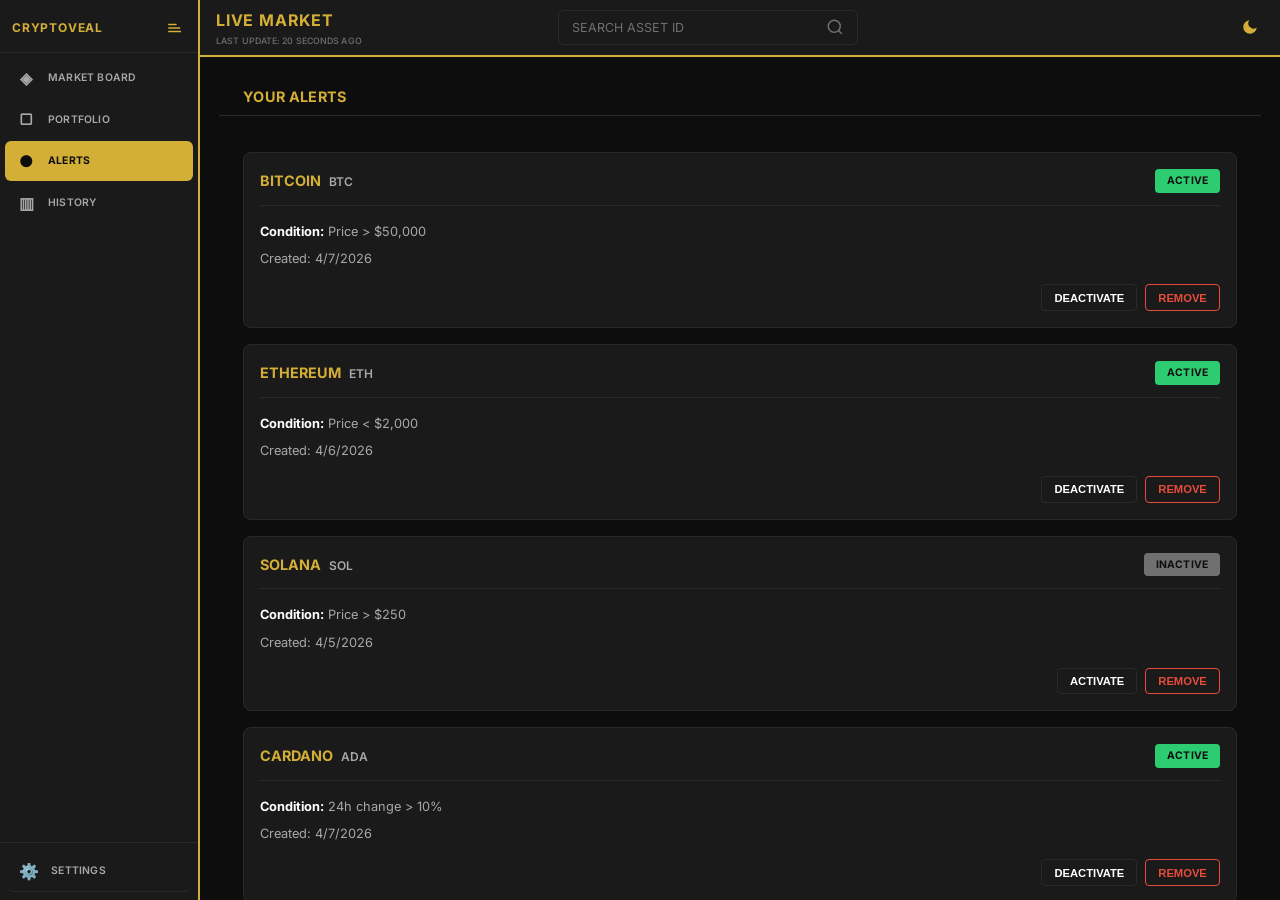
<file: alerts.html>
<!DOCTYPE html>
<html lang="en" data-theme="dark">
<head>
  <meta charset="UTF-8">
  <meta name="viewport" content="width=device-width, initial-scale=1.0">
  <title>Alerts - Crypto Portfolio Tracker</title>
  <link rel="stylesheet" href="./src/css/styles.css">
</head>
<body>
  <div class="app-container">
    <!-- Sidebar with CRYPTOVEAL -->
    <aside id="sidebar-container" class="sidebar"></aside>

    <!-- Main Content Area -->
    <div class="content-wrapper">
      <!-- Top Header with Menu & Theme Toggle -->
      <div id="header-container"></div>

      <main class="main-content">
        <!-- Alerts Section -->
        <section class="assets-section">
          <div class="section-header">
            <h2>YOUR ALERTS</h2>
          </div>
          <div class="alerts-container" id="alerts-container">
            <!-- Alerts will be rendered here -->
          </div>
        </section>
      </main>
    </div>
  </div>

  <!-- Load alerts.js as ES module -->
  <script type="module" src="./src/js/alerts.js"></script>
</body>
</html>
</file>
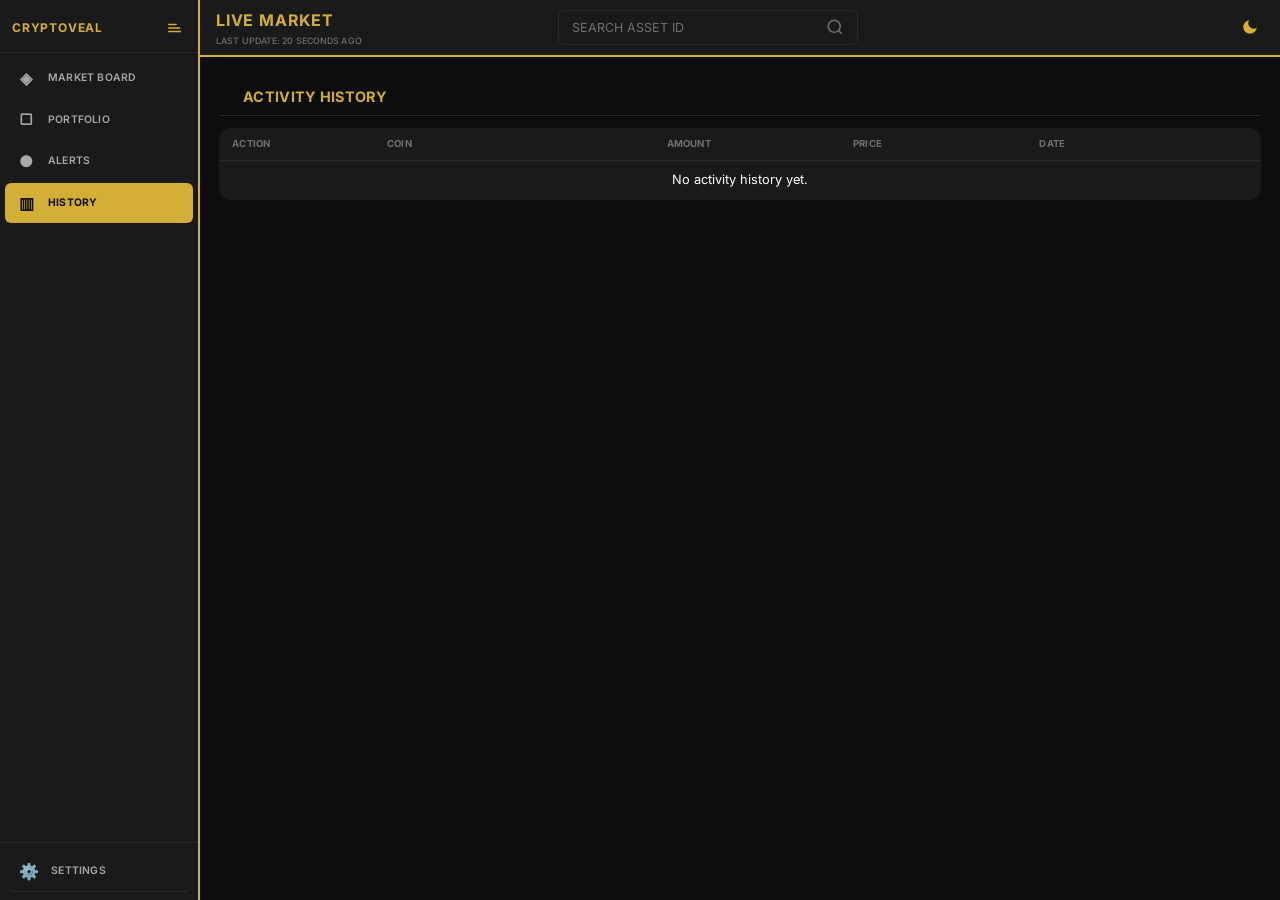
<file: history.html>
<!DOCTYPE html>
<html lang="en" data-theme="dark">
<head>
  <meta charset="UTF-8">
  <meta name="viewport" content="width=device-width, initial-scale=1.0">
  <title>History - Crypto Portfolio Tracker</title>
  <link rel="stylesheet" href="./src/css/styles.css">
</head>
<body>
  <div class="app-container">
    <!-- Sidebar with CRYPTOVEAL -->
    <aside id="sidebar-container" class="sidebar"></aside>

    <!-- Main Content Area -->
    <div class="content-wrapper">
      <!-- Top Header with Menu & Theme Toggle -->
      <div id="header-container"></div>

      <main class="main-content">
        <!-- History Section -->
        <section class="assets-section">
          <div class="section-header">
            <h2>ACTIVITY HISTORY</h2>
          </div>
          <table class="history-table" id="history-table">
            <thead>
              <tr>
                <th class="col-action">ACTION</th>
                <th class="col-coin">COIN</th>
                <th class="col-amount">AMOUNT</th>
                <th class="col-price">PRICE</th>
                <th class="col-date">DATE</th>
              </tr>
            </thead>
            <tbody id="history-list">
              <tr class="no-data">
                <td colspan="5">No activity history yet.</td>
              </tr>
            </tbody>
          </table>
        </section>
      </main>
    </div>
  </div>

  <!-- Load history.js as ES module -->
  <script type="module" src="./src/js/history.js"></script>
</body>
</html>
</file>
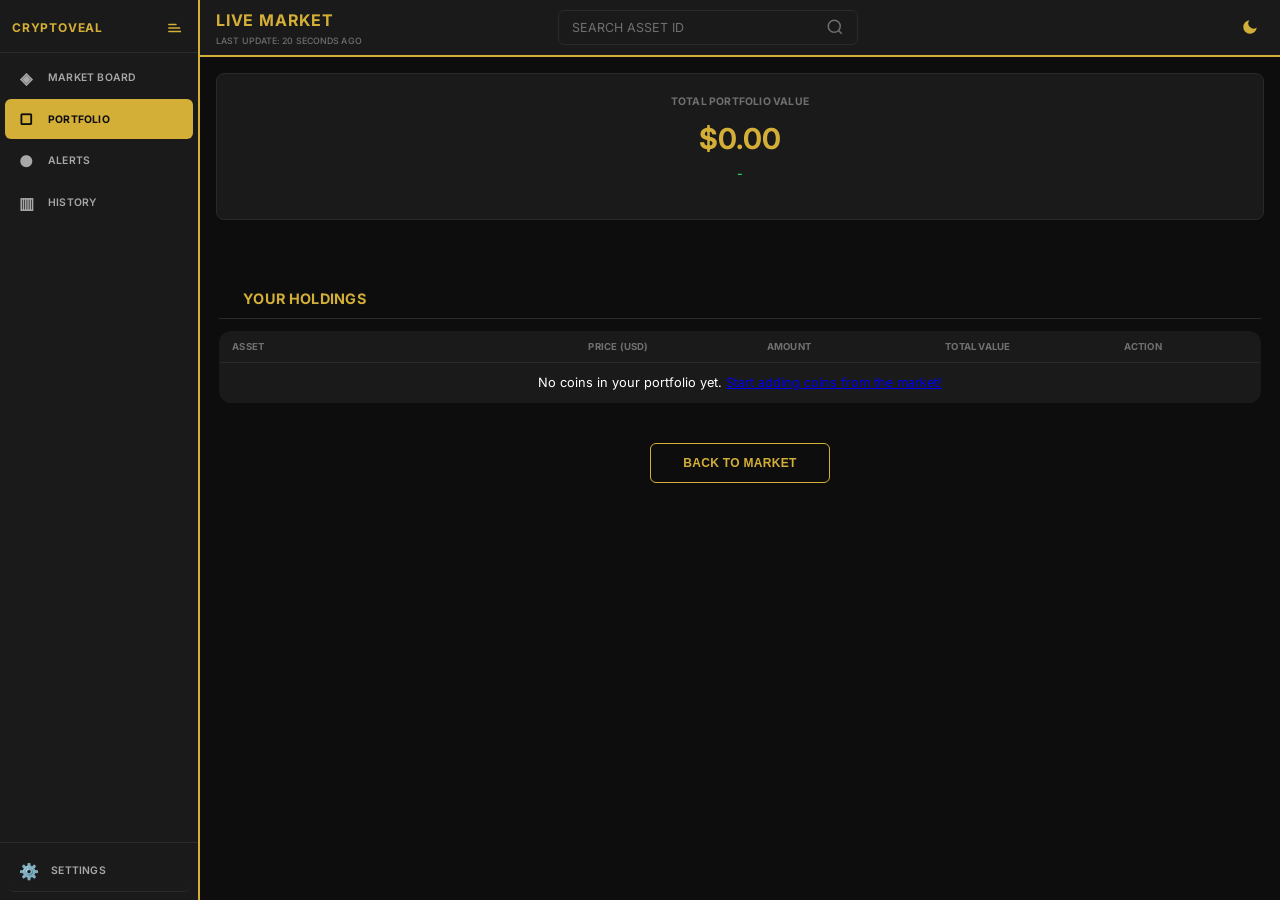
<file: portfolio.html>
<!DOCTYPE html>
<html lang="en" data-theme="dark">
<head>
  <meta charset="UTF-8">
  <meta name="viewport" content="width=device-width, initial-scale=1.0">
  <title>Portfolio - Crypto Portfolio Tracker</title>
  <link rel="stylesheet" href="./src/css/styles.css">
</head>
<body>
  <div class="app-container">
    <!-- Sidebar with CRYPTOVEAL -->
    <aside id="sidebar-container" class="sidebar"></aside>

    <!-- Main Content Area -->
    <div class="content-wrapper">
      <!-- Top Header with Menu & Theme Toggle -->
      <div id="header-container"></div>

      <main class="main-content">
        <!-- Portfolio Value Section -->
        <section class="portfolio-section">
          <div class="portfolio-value-card">
            <p class="portfolio-label">TOTAL PORTFOLIO VALUE</p>
            <p class="portfolio-value" id="total-portfolio-value">$0.00</p>
            <p class="portfolio-change" id="portfolio-change">-</p>
          </div>
        </section>

        <!-- Portfolio Assets Table -->
        <section class="assets-section">
          <div class="section-header">
            <h2>YOUR HOLDINGS</h2>
          </div>
          <table class="crypto-table" id="portfolio-table">
            <thead>
              <tr>
                <th class="col-asset">ASSET</th>
                <th class="col-price">PRICE (USD)</th>
                <th class="col-amount">AMOUNT</th>
                <th class="col-total">TOTAL VALUE</th>
                <th class="col-action">ACTION</th>
              </tr>
            </thead>
            <tbody id="portfolio-list">
              <tr class="no-data">
                <td colspan="5">No coins in your portfolio yet. Start adding coins from the market!</td>
              </tr>
            </tbody>
          </table>
        </section>

        <!-- Back to Market Button -->
        <section class="button-section">
          <button id="back-to-market-btn" class="back-btn">BACK TO MARKET</button>
        </section>
      </main>
    </div>
  </div>

  <!-- Load portfolio.js as ES module -->
  <script type="module" src="./src/js/portfolio.js"></script>
</body>
</html>
</file>
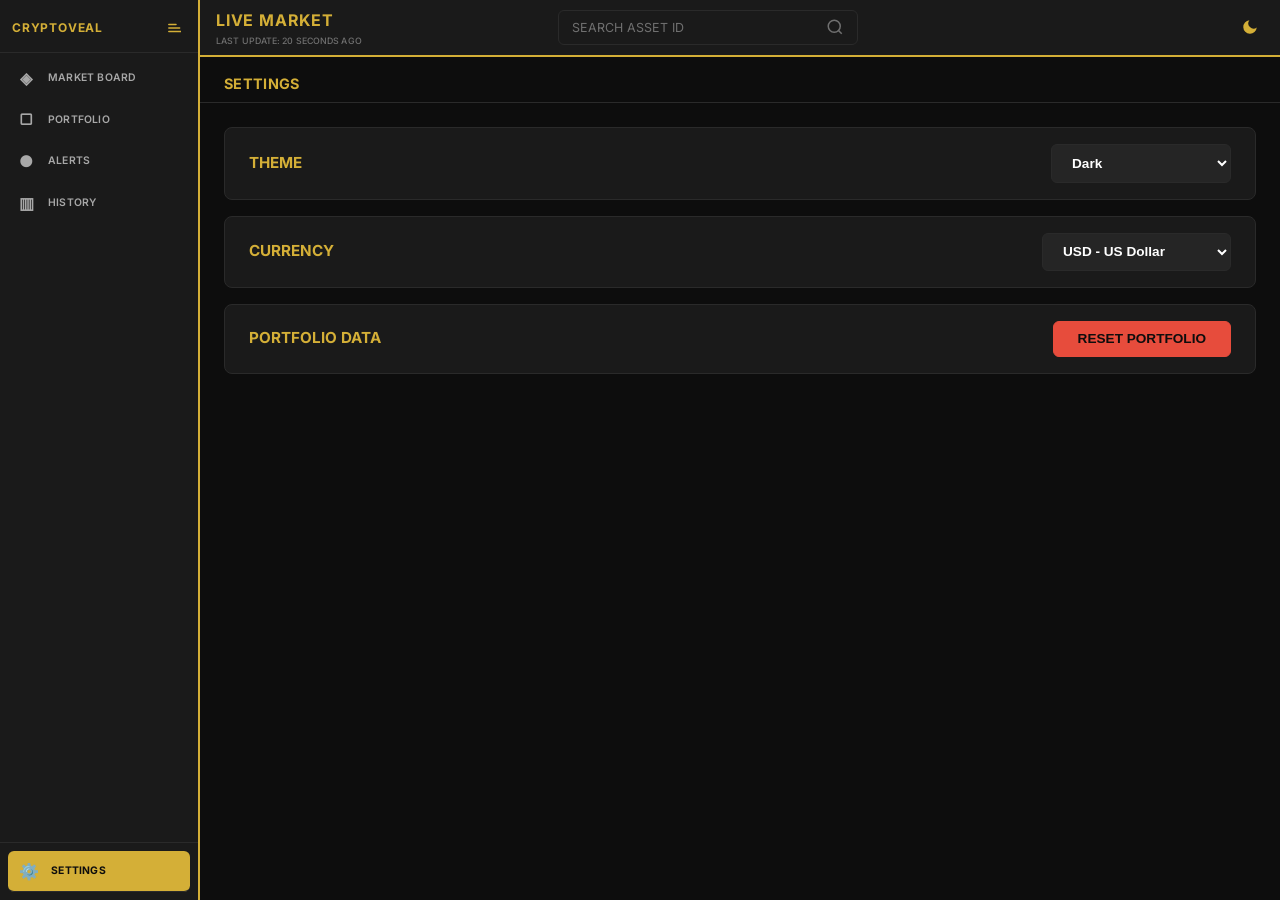
<file: settings.html>
<!DOCTYPE html>
<html lang="en" data-theme="dark">
<head>
  <meta charset="UTF-8">
  <meta name="viewport" content="width=device-width, initial-scale=1.0">
  <title>Settings - Crypto Portfolio Tracker</title>
  <link rel="stylesheet" href="./src/css/styles.css">
</head>
<body>
  <div class="app-container">
    <!-- Sidebar with CRYPTOVEAL -->
    <aside id="sidebar-container" class="sidebar"></aside>

    <!-- Main Content Area -->
    <div class="content-wrapper">
      <!-- Top Header with Menu & Theme Toggle -->
      <div id="header-container"></div>

      <main class="main-content">
        <!-- Settings Section -->
        <section class="settings-section">
          <div class="section-header">
            <h2>SETTINGS</h2>
          </div>

          <!-- Settings List -->
          <div class="settings-list">
            <!-- Theme Setting -->
            <div class="settings-row">
              <div class="settings-label">
                <h3>Theme</h3>
              </div>
              <div class="settings-control">
                <select id="theme-select" class="settings-select">
                  <option value="dark">Dark</option>
                  <option value="light">Light</option>
                </select>
              </div>
            </div>

            <!-- Currency Setting -->
            <div class="settings-row">
              <div class="settings-label">
                <h3>Currency</h3>
              </div>
              <div class="settings-control">
                <select id="settings-currency-select" class="settings-select">
                  <option value="USD">USD - US Dollar</option>
                  <option value="NGN">NGN - Nigerian Naira</option>
                  <option value="EUR">EUR - Euro</option>
                </select>
              </div>
            </div>

            <!-- Portfolio Reset Setting -->
            <div class="settings-row">
              <div class="settings-label">
                <h3>Portfolio Data</h3>
              </div>
              <div class="settings-control">
                <button id="reset-portfolio-btn" class="btn-reset-portfolio">
                  Reset Portfolio
                </button>
              </div>
            </div>
          </div>
        </section>
      </main>
    </div>
  </div>

  <!-- Load settings.js as ES module -->
  <script type="module" src="./src/js/settings.js"></script>
</body>
</html>
</file>
<file: src/css/styles.css>
/* ===========================
   IMPORTS
   =========================== */
@import url('https://fonts.googleapis.com/css2?family=Inter:wght@300;400;500;600;700&display=swap');

/* ===========================
   THEME VARIABLES
   =========================== */

:root[data-theme="dark"] {
  --bg-primary: #0d0d0d;
  --bg-secondary: #1a1a1a;
  --bg-tertiary: #252525;
  --text-primary: #ffffff;
  --text-secondary: #a8a8a8;
  --text-tertiary: #707070;
  --accent-gold: #d4af37;
  --accent-gold-hover: #e5c158;
  --color-positive: #2ecc71;
  --color-negative: #e74c3c;
  --border-color: #2a2a2a;
  --sidebar-bg: #1a1a1a;
  --sidebar-border: #d4af37;
}

:root[data-theme="light"] {
  --bg-primary: #f8f8f8;
  --bg-secondary: #ffffff;
  --bg-tertiary: #f5f5f5;
  --text-primary: #1a1a1a;
  --text-secondary: #555555;
  --text-tertiary: #888888;
  --accent-gold: #b8960f;
  --accent-gold-hover: #9e7d0a;
  --color-positive: #27ae60;
  --color-negative: #c0392b;
  --border-color: #e8e8e8;
  --sidebar-bg: #ffffff;
  --sidebar-border: #b8960f;
}

/* ===========================
   RESET & BASE STYLES
   =========================== */

*,
*::before,
*::after {
  margin: 0;
  padding: 0;
  box-sizing: border-box;
}

html {
  font-size: 16px;
}

body {
  font-family: 'Inter', -apple-system, BlinkMacSystemFont, 'Segoe UI', sans-serif;
  background-color: var(--bg-primary);
  color: var(--text-primary);
  line-height: 1.5;
  transition: background-color 0.3s ease, color 0.3s ease;
}

/* ===========================
   LAYOUT STRUCTURE
   =========================== */

.app-container {
  display: flex;
  height: 100vh;
  overflow: hidden;
}

.sidebar {
  width: 200px;
  background-color: var(--sidebar-bg);
  border-right: 2px solid var(--sidebar-border);
  padding: 0;
  position: relative;
  overflow-y: auto;
  overflow-x: hidden;
  transition: width 0.3s ease;
  z-index: 100;
  display: flex;
  flex-direction: column;
}

.sidebar.collapsed {
  width: 80px;
  padding: 0;
}

.sidebar-header {
  padding: 1rem 0.75rem 0.75rem 0.75rem;
  border-bottom: 1px solid var(--border-color);
  display: flex;
  align-items: center;
  justify-content: space-between;
  gap: 0.5rem;
  flex-shrink: 0;
}

.sidebar-title {
  font-size: 0.75rem;
  color: var(--accent-gold);
  font-weight: 700;
  letter-spacing: 0.8px;
  text-transform: uppercase;
  white-space: normal;
  overflow: visible;
  text-overflow: clip;
  margin: 0;
  flex: 1;
  text-align: left;
}

.sidebar.collapsed .sidebar-title {
  display: none;
}

.menu-toggle {
  background: none;
  border: none;
  cursor: pointer;
  padding: 0.3rem;
  flex-shrink: 0;
  display: flex;
  align-items: center;
  justify-content: center;
  width: 24px;
  height: 24px;
  transition: all 0.3s ease;
}

.menu-icon {
  width: 18px;
  height: 18px;
  stroke: var(--accent-gold);
  stroke-width: 2.5;
  fill: none;
  stroke-linecap: round;
  transition: all 0.3s ease;
  transform: scaleX(1);
}

/* Hamburger transforms to arrow pointing left when sidebar is OPEN */
.sidebar.collapsed .menu-icon {
  transform: scaleX(-1);
}

.content-wrapper {
  flex: 1;
  display: flex;
  flex-direction: column;
  overflow: hidden;
}

/* ===========================
   SIDEBAR STYLES
   =========================== */

.sidebar-nav {
  display: flex;
  flex-direction: column;
  justify-content: space-between;
  height: 100%;
  padding: 0;
}

.sidebar-menu {
  display: flex;
  flex-direction: column;
  gap: 0.1rem;
  padding: 0.3rem;
  flex: 1;
}

.sidebar-item {
  display: flex;
  align-items: center;
  justify-content: flex-start;
  gap: 0.6rem;
  padding: 0.5rem 0.6rem;
  color: var(--text-secondary);
  text-decoration: none;
  border-radius: 6px;
  transition: all 0.3s ease;
  cursor: pointer;
  border: none;
  font-size: 0.65rem;
  font-weight: 600;
  text-transform: uppercase;
  letter-spacing: 0.2px;
}

.sidebar-item:hover {
  background-color: var(--bg-tertiary);
  color: var(--accent-gold);
}

.sidebar-item.active {
  background-color: var(--accent-gold);
  color: var(--bg-primary);
  font-weight: 700;
}

.sidebar.collapsed .sidebar-item {
  justify-content: center;
  padding: 0.5rem;
  gap: 0;
}

.sidebar.collapsed .sidebar-item:hover {
  background-color: var(--bg-tertiary);
}

.sidebar.collapsed .sidebar-item.active {
  background-color: var(--accent-gold);
}

.sidebar-icon {
  font-size: 1rem;
  width: 24px;
  min-width: 24px;
  text-align: center;
  flex-shrink: 0;
  display: flex;
  align-items: center;
  justify-content: center;
  height: 24px;
}

.sidebar-label {
  white-space: nowrap;
  overflow: hidden;
  text-overflow: ellipsis;
  flex: 1;
}

.sidebar.collapsed .sidebar-label {
  display: none;
}

.sidebar-footer {
  border-top: 1px solid var(--border-color);
  padding: 0.5rem;
  margin-top: auto;
  flex-shrink: 0;
}

.user-profile {
  display: flex;
  align-items: center;
  gap: 0.5rem;
  padding: 0.75rem;
  background-color: var(--bg-tertiary);
  border-radius: 8px;
  justify-content: center;
}

.sidebar.collapsed .user-profile {
  justify-content: center;
  padding: 0.75rem;
}

.user-avatar {
  width: 28px;
  height: 28px;
  background-color: var(--accent-gold);
  color: var(--bg-primary);
  border-radius: 50%;
  display: flex;
  align-items: center;
  justify-content: center;
  font-weight: 700;
  font-size: 0.6rem;
  flex-shrink: 0;
}

.user-info {
  flex: 1;
  min-width: 0;
}

.sidebar.collapsed .user-info {
  display: none;
}

.user-name {
  font-size: 0.6rem;
  font-weight: 700;
  color: var(--text-primary);
  text-transform: uppercase;
  letter-spacing: 0.2px;
  white-space: nowrap;
  overflow: hidden;
  text-overflow: ellipsis;
}

.user-status {
  font-size: 0.5rem;
  color: var(--text-tertiary);
  text-transform: uppercase;
  letter-spacing: 0.15px;
  white-space: nowrap;
  overflow: hidden;
  text-overflow: ellipsis;
}

/* ===========================
   HEADER STYLES
   =========================== */

.header {
  background-color: var(--bg-secondary);
  border-bottom: 2px solid var(--accent-gold);
  padding: 0.5rem 1rem;
  display: flex;
  justify-content: flex-start;
  align-items: center;
  gap: 1rem;
  z-index: 50;
  flex-shrink: 0;
}

.header-brand {
  display: none;
}

.header-brand-title {
  color: var(--accent-gold);
  font-size: 1rem;
  font-weight: 700;
  text-transform: uppercase;
  letter-spacing: 0.8px;
  margin: 0;
}

.header-title-section {
  display: flex;
  flex-direction: column;
  gap: 0.1rem;
  flex-shrink: 0;
}

.header-title {
  color: var(--accent-gold);
  font-size: 1rem;
  font-weight: 700;
  text-transform: uppercase;
  letter-spacing: 0.8px;
  margin: 0;
}

.header-subtitle {
  color: var(--text-tertiary);
  font-size: 0.55rem;
  text-transform: uppercase;
  letter-spacing: 0.1px;
  margin: 0;
  font-weight: 500;
}

.header-search-wrapper {
  display: flex;
  gap: 0.4rem;
  align-items: center;
  background-color: var(--bg-secondary);
  border: 1px solid var(--border-color);
  border-radius: 6px;
  padding: 0.4rem 0.8rem;
  flex: 1;
  margin: 0 auto;
  max-width: 300px;
}

.header-search-input {
  background: none;
  border: none;
  color: var(--text-primary);
  font-size: 0.78rem;
  outline: none;
  flex: 1;
  font-family: 'Inter', sans-serif;
}

.header-search-input::placeholder {
  color: var(--text-tertiary);
}

.header-search-button {
  background: none;
  border: none;
  cursor: pointer;
  font-size: 0.9rem;
  padding: 0;
  display: flex;
  align-items: center;
  justify-content: center;
  flex-shrink: 0;
  width: 20px;
  height: 20px;
  color: var(--text-tertiary);
  transition: color 0.3s ease;
}

.header-search-button:hover {
  color: var(--accent-gold);
}

.icon-search,
.icon-theme,
.icon-bell {
  width: 18px;
  height: 18px;
}

.icon-search {
  stroke: currentColor;
  fill: none;
}

.icon-theme {
  fill: currentColor;
  stroke: none;
}

.icon-bell {
  stroke: currentColor;
  fill: none;
}

.header-bell-button {
  background: none;
  border: none;
  color: var(--accent-gold);
  cursor: pointer;
  padding: 0.3rem;
  border-radius: 6px;
  transition: all 0.3s ease;
  display: flex;
  align-items: center;
  justify-content: center;
  flex-shrink: 0;
  width: 28px;
  height: 28px;
  margin: 0 0.5rem;
}

.header-bell-button:hover {
  background-color: var(--accent-gold);
  color: var(--bg-primary);
}

.header-bell-button .icon-bell {
  width: 18px;
  height: 18px;
}

.theme-toggle {
  background: none;
  border: none;
  color: var(--accent-gold);
  cursor: pointer;
  padding: 0.3rem;
  border-radius: 6px;
  transition: all 0.3s ease;
  display: flex;
  align-items: center;
  justify-content: center;
  flex-shrink: 0;
  margin-left: auto;
  width: 28px;
  height: 28px;
}

.theme-toggle:hover {
  background-color: var(--accent-gold);
  color: var(--bg-primary);
}

.theme-toggle .icon-theme {
  width: 18px;
  height: 18px;
  fill: currentColor;
  stroke: none;
}

/* ===========================
   MAIN CONTENT
   =========================== */

.main-content {
  flex: 1;
  display: flex;
  flex-direction: column;
  overflow-y: auto;
  overflow-x: hidden;
  background-color: var(--bg-primary);
}

/* ===========================
   PORTFOLIO SECTION (DESKTOP & MOBILE)
   =========================== */

.portfolio-section {
  display: block;
  padding: 1rem;
  margin-bottom: 1.5rem;
}

.portfolio-value-card {
  background-color: var(--bg-secondary);
  border: 1px solid var(--border-color);
  border-radius: 8px;
  padding: 1.25rem;
  text-align: center;
}

.portfolio-label {
  color: var(--text-tertiary);
  font-size: 0.65rem;
  text-transform: uppercase;
  letter-spacing: 0.2px;
  margin-bottom: 0.5rem;
  font-weight: 700;
}

.portfolio-value {
  color: var(--accent-gold);
  font-size: 1.8rem;
  font-weight: 700;
  margin-bottom: 0.25rem;
  letter-spacing: 0.2px;
}

.portfolio-change {
  color: var(--color-positive);
  font-size: 0.75rem;
  font-weight: 600;
  text-transform: uppercase;
  letter-spacing: 0.1px;
  margin-bottom: 1rem;
}

.portfolio-change.negative {
  color: var(--color-negative);
}

.view-portfolio-btn {
  width: 100%;
  background-color: transparent;
  border: 1px solid var(--accent-gold);
  color: var(--accent-gold);
  cursor: pointer;
  padding: 0.6rem 1rem;
  border-radius: 6px;
  font-size: 0.7rem;
  font-weight: 600;
  text-transform: uppercase;
  letter-spacing: 0.3px;
  transition: all 0.3s ease;
}

.view-portfolio-btn:hover {
  background-color: var(--accent-gold);
  color: var(--bg-primary);
}

/* ===========================
   BOTTOM NAVIGATION BAR (MOBILE ONLY)
   =========================== */

.bottom-nav {
  display: none;
}

.bottom-nav-item {
  display: flex;
  flex-direction: column;
  align-items: center;
  justify-content: center;
  gap: 0.4rem;
  padding: 0.75rem;
  color: var(--text-secondary);
  text-decoration: none;
  border: none;
  background: none;
  cursor: pointer;
  transition: all 0.3s ease;
  font-size: 0.6rem;
  font-weight: 600;
  text-transform: uppercase;
  letter-spacing: 0.1px;
}

.bottom-nav-item:hover {
  color: var(--accent-gold);
}

.bottom-nav-item.active {
  color: var(--accent-gold);
}

.bottom-nav-icon {
  width: 24px;
  height: 24px;
  stroke: currentColor;
  fill: none;
  stroke-width: 2;
}

.bottom-nav-label {
  font-size: 0.55rem;
  text-transform: uppercase;
  letter-spacing: 0.05px;
}

/* ===========================
   LAST UPDATE INFO
   =========================== */

.last-update-info {
  color: var(--text-tertiary);
  font-size: 0.65rem;
  text-transform: uppercase;
  letter-spacing: 0.2px;
  font-weight: 500;
  margin: 0;
  padding: 0.5rem 1rem 0.25rem 1rem;
  flex-shrink: 0;
}

.search-input {
  flex: 1;
  background: none;
  border: none;
  color: var(--text-primary);
  padding: 0;
  font-size: 0.85rem;
  outline: none;
  text-transform: uppercase;
  letter-spacing: 0.3px;
  font-weight: 500;
}

.search-input::placeholder {
  color: var(--text-tertiary);
}

.search-button {
  background: none;
  border: none;
  color: var(--text-secondary);
  cursor: pointer;
  font-size: 1rem;
  padding: 0;
  transition: color 0.3s ease;
  flex-shrink: 0;
  display: flex;
  align-items: center;
  justify-content: center;
}

.search-button:hover {
  color: var(--accent-gold);
}

/* ===========================
   MARKET STATS SECTION
   =========================== */

.market-stats-grid {
  display: grid;
  grid-template-columns: repeat(4, 1fr);
  gap: 1rem;
  padding: 1.2rem 1.2rem 0.8rem 1.2rem;
  flex-shrink: 0;
}

.market-stat-card {
  background-color: var(--bg-secondary);
  border: 1px solid var(--border-color);
  border-radius: 8px;
  padding: 0.75rem;
  transition: all 0.3s ease;
}

.market-stat-card:hover {
  border-color: var(--accent-gold);
  box-shadow: 0 2px 8px rgba(212, 175, 55, 0.1);
}

.stat-label {
  color: var(--text-tertiary);
  font-size: 0.55rem;
  text-transform: uppercase;
  letter-spacing: 0.2px;
  margin-bottom: 0.4rem;
  font-weight: 700;
}

.stat-value {
  color: var(--accent-gold);
  font-size: 1.1rem;
  font-weight: 700;
  margin-bottom: 0.3rem;
  letter-spacing: 0.2px;
}

.stat-change {
  font-size: 0.6rem;
  font-weight: 600;
  text-transform: uppercase;
  letter-spacing: 0.1px;
}

.stat-change.positive {
  color: var(--color-positive);
}

.stat-change.negative {
  color: var(--color-negative);
}

/* ===========================
   CRYPTO TABLE STYLES
   =========================== */

.assets-section {
  flex: 0 0 auto;
  padding: 0.8rem 1.2rem 1rem 1.2rem;
  overflow: visible;
  display: flex;
  flex-direction: column;
  gap: 0.75rem;
}

.view-more-btn {
  background: none;
  border: 1px solid var(--accent-gold);
  color: var(--accent-gold);
  cursor: pointer;
  font-size: 0.7rem;
  padding: 0.4rem 1rem;
  border-radius: 6px;
  transition: all 0.3s ease;
  font-weight: 600;
  text-transform: uppercase;
  letter-spacing: 0.3px;
  align-self: flex-end;
}

.view-more-btn:hover {
  background-color: var(--accent-gold);
  color: var(--bg-primary);
}

.view-more-btn.hidden {
  display: none !important;
}

.crypto-table {
  width: 100%;
  border-collapse: collapse;
  background-color: var(--bg-secondary);
  border: 1px solid var(--border-color);
  border-radius: 12px;
  overflow: hidden;
}

.crypto-table thead {
  background-color: var(--bg-secondary);
  border-bottom: 1px solid var(--border-color);
}

.crypto-table thead th {
  color: var(--text-tertiary);
  font-size: 0.6rem;
  font-weight: 700;
  padding: 0.5rem 0.75rem;
  text-align: left;
  text-transform: uppercase;
  letter-spacing: 0.2px;
}

.col-rank {
  width: 50px;
  text-align: left;
}

.col-asset {
  width: 240px;
  text-align: left;
}

.col-price {
  width: 120px;
  text-align: left;
}

.col-change {
  width: 100px;
  text-align: left;
}

.col-market-cap {
  width: 100px;
  text-align: left;
}

.crypto-table tbody {
  max-height: none;
  overflow-y: visible;
}

.crypto-table tbody tr {
  border-bottom: 1px solid var(--border-color);
  transition: background-color 0.2s ease;
}

.crypto-table tbody tr:hover {
  background-color: var(--bg-tertiary);
}

.crypto-table tbody tr:last-child {
  border-bottom: none;
}

.crypto-table td {
  padding: 0.6rem 0.75rem;
  color: var(--text-primary);
  font-size: 0.8rem;
}

.coin-row .rank {
  color: var(--text-tertiary);
  font-weight: 600;
  text-align: left;
  font-size: 0.7rem;
}

.coin-row .asset {
  display: flex;
  align-items: center;
  gap: 0.5rem;
  min-width: 0;
}

.asset-info {
  display: flex;
  align-items: center;
  gap: 0.5rem;
  width: 100%;
  min-width: 0;
}

.asset-info > div {
  display: flex;
  flex-direction: column;
  gap: 0rem;
  min-width: 0;
}

.coin-image {
  width: 28px;
  height: 28px;
  border-radius: 50%;
  object-fit: cover;
  flex-shrink: 0;
}

.coin-symbol {
  font-weight: 700;
  color: var(--accent-gold);
  font-size: 0.65rem;
  text-transform: uppercase;
  letter-spacing: 0.1px;
  line-height: 1;
}

.coin-name {
  color: var(--text-secondary);
  font-size: 0.6rem;
  text-transform: capitalize;
  line-height: 1;
}

.coin-row .price {
  color: var(--accent-gold);
  font-weight: 700;
  text-align: left;
  font-size: 0.75rem;
}

.coin-row .change {
  font-weight: 700;
  text-align: left;
  font-size: 0.7rem;
  text-transform: uppercase;
  letter-spacing: 0.15px;
}

.coin-row .change.positive {
  color: var(--color-positive);
}

.coin-row .change.negative {
  color: var(--color-negative);
}

.coin-row .market-cap {
  color: var(--text-secondary);
  text-align: left;
  font-size: 0.7rem;
  font-weight: 500;
}

.market-cap-content {
  display: flex;
  align-items: center;
  justify-content: space-between;
  gap: 0.5rem;
}

.add-portfolio-btn {
  background: none;
  border: 1px solid var(--accent-gold);
  color: var(--accent-gold);
  padding: 0.25rem 0.5rem;
  border-radius: 4px;
  font-size: 0.62rem;
  font-weight: 600;
  text-transform: uppercase;
  cursor: pointer;
  transition: all 0.2s ease;
  white-space: nowrap;
  flex-shrink: 0;
}

.add-portfolio-btn:hover {
  background-color: var(--accent-gold);
  color: var(--bg-primary);
}

.loading-row {
  text-align: center;
  color: var(--text-tertiary);
  padding: 1rem 0.75rem;
}

.no-data {
  text-align: center;
  color: var(--text-tertiary);
  padding: 1rem 0.75rem;
}

/* ===========================
   CHART SECTION
   =========================== */

.chart-section {
  padding: 0.8rem 1.2rem 1.2rem 1.2rem;
  flex-shrink: 0;
}

.chart-title {
  color: var(--accent-gold);
  font-size: 0.85rem;
  font-weight: 700;
  margin-bottom: 0.5rem;
  text-transform: uppercase;
  letter-spacing: 0.6px;
}

.chart-container {
  background-color: var(--bg-secondary);
  border: 1px solid var(--border-color);
  border-radius: 8px;
  padding: 0.75rem;
  margin-bottom: 0.5rem;
  height: 120px;
}

.volatility-chart-svg {
  width: 100%;
  height: 100%;
}

.chart-labels {
  display: flex;
  justify-content: space-between;
  padding: 0.4rem 0.75rem;
  color: var(--text-tertiary);
  font-size: 0.6rem;
  text-transform: uppercase;
  letter-spacing: 0.1px;
  font-weight: 600;
}

/* ===========================
   RESPONSIVE DESIGN
   =========================== */

@media (max-width: 768px) {
  .app-container {
    flex-direction: column;
  }

  .sidebar {
    width: 100%;
    height: auto;
    border-right: none;
    border-bottom: none;
    border-top: 1px solid var(--border-color);
    position: fixed;
    bottom: 0;
    left: 0;
    right: 0;
    z-index: 100;
    order: 2;
    padding: 0;
    display: flex;
    flex-direction: column;
    background-color: var(--bg-secondary);
  }

  .sidebar-header {
    display: none;
  }

  .sidebar-nav {
    flex-direction: row;
    width: 100%;
    height: auto;
    padding: 0.5rem 0;
    justify-content: space-around;
  }

  .sidebar-menu {
    flex-direction: row;
    gap: 0;
    padding: 0;
    flex: 1;
    display: flex;
    width: 100%;
    justify-content: space-around;
  }

  .sidebar-item {
    flex: 0 0 auto;
    justify-content: center;
    padding: 0.5rem 0;
    border-radius: 0;
    border-bottom: none;
    gap: 0.35rem;
    flex-direction: column;
    align-items: center;
    font-size: 0.48rem;
    color: var(--text-secondary);
  }

  .sidebar-item.active {
    border-radius: 0;
    background-color: transparent;
    border-bottom: none;
    color: var(--accent-gold);
  }

  .sidebar-label {
    display: block;
    font-size: 0.48rem;
    white-space: nowrap;
    text-transform: uppercase;
    letter-spacing: 0.05px;
    font-weight: 600;
  }

  .sidebar-icon {
    font-size: 1.3rem;
    width: 24px;
    height: 24px;
  }

  .sidebar-footer {
    display: none;
  }

  .content-wrapper {
    order: 1;
    margin-bottom: 65px;
  }

  .header {
    padding: 0.75rem 1rem;
    gap: 0;
    flex-wrap: wrap;
    flex-direction: column;
    border-bottom: 1px solid var(--border-color);
  }

  .header-brand {
    display: flex;
    flex: 0 0 100%;
    justify-content: space-between;
    align-items: center;
    padding: 0;
    border-bottom: none;
    margin-bottom: 0.75rem;
  }

  .header-brand-title {
    font-size: 0.95rem;
    font-weight: 700;
    text-transform: uppercase;
    letter-spacing: 0.8px;
  }

  .header-title-section {
    display: none;
  }

  .header-title {
    display: none;
  }

  .header-subtitle {
    display: none;
  }

  .header-search-wrapper {
    flex: 0 0 100%;
    display: flex;
    justify-content: flex-start;
    align-items: center;
    border: none;
    padding: 0;
    gap: 0.5rem;
    margin: 0;
    background: none;
  }

  .header-search-input {
    flex: 1;
    background: transparent;
    border: none;
    color: var(--text-primary);
    font-size: 0.75rem;
    padding: 0;
    outline: none;
  }

  .header-search-input::placeholder {
    color: var(--text-tertiary);
  }

  .header-search-button {
    display: flex;
    width: 18px;
    height: 18px;
    padding: 0;
  }

  .theme-toggle {
    display: none;
  }

  .content-wrapper {
    order: 1;
    margin-bottom: 70px;
  }

  .page-header {
    padding: 1rem;
    gap: 0.75rem;
  }

  .page-title {
    font-size: 1.3rem;
  }

  .portfolio-section {
    display: block;
    padding: 1rem;
    margin-bottom: 1rem;
  }

  .portfolio-value-card {
    background-color: var(--bg-secondary);
    border: 1px solid var(--border-color);
    border-radius: 8px;
    padding: 1.25rem;
    text-align: center;
  }

  .portfolio-label {
    color: var(--text-tertiary);
    font-size: 0.6rem;
    text-transform: uppercase;
    letter-spacing: 0.2px;
    margin-bottom: 0.5rem;
    font-weight: 700;
  }

  .portfolio-value {
    color: var(--accent-gold);
    font-size: 1.8rem;
    font-weight: 700;
    margin-bottom: 0.25rem;
    letter-spacing: 0.2px;
  }

  .portfolio-change {
    color: var(--color-positive);
    font-size: 0.75rem;
    font-weight: 600;
    text-transform: uppercase;
    letter-spacing: 0.1px;
    margin-bottom: 1rem;
  }

  .portfolio-change.negative {
    color: var(--color-negative);
  }

  .view-portfolio-btn {
    width: 100%;
    background-color: transparent;
    border: 1px solid var(--accent-gold);
    color: var(--accent-gold);
    cursor: pointer;
    padding: 0.6rem 1rem;
    border-radius: 6px;
    font-size: 0.7rem;
    font-weight: 600;
    text-transform: uppercase;
    letter-spacing: 0.3px;
    transition: all 0.3s ease;
  }

  .view-portfolio-btn:hover {
    background-color: var(--accent-gold);
    color: var(--bg-primary);
  }

  .market-stats-grid {
    display: grid;
    grid-template-columns: repeat(2, 1fr);
    gap: 1rem;
    padding: 1rem;
    overflow: visible;
  }

  .market-stat-card {
    padding: 1rem;
    border-radius: 8px;
  }

  .stat-label {
    font-size: 0.6rem;
    margin-bottom: 0.4rem;
  }

  .stat-value {
    font-size: 1.3rem;
    margin-bottom: 0.2rem;
  }

  .stat-change {
    font-size: 0.55rem;
  }

  .assets-section {
    padding: 1.5rem 1rem 1rem 1rem;
    position: relative;
  }

  .assets-section::before {
    content: 'Market Assets';
    display: block;
    color: var(--text-primary);
    font-size: 0.95rem;
    font-weight: 700;
    margin-bottom: 1rem;
    text-transform: capitalize;
    position: absolute;
    top: 1rem;
    left: 1rem;
  }

  .assets-section::after {
    content: 'See All';
    display: block;
    position: absolute;
    top: 1rem;
    right: 1rem;
    color: var(--accent-gold);
    font-size: 0.7rem;
    font-weight: 600;
    text-transform: capitalize;
    cursor: pointer;
  }

  .crypto-table {
    border: none;
    background: transparent;
    overflow: visible;
  }

  .crypto-table thead {
    display: none;
  }

  .crypto-table thead th {
    display: none;
  }

  .crypto-table tbody {
    display: flex;
    flex-direction: column;
    gap: 0.75rem;
  }

  .crypto-table tbody tr {
    display: flex;
    justify-content: space-between;
    align-items: center;
    padding: 1rem;
    background-color: var(--bg-secondary);
    border: 1px solid var(--border-color);
    border-radius: 8px;
    border-bottom: none;
  }

  .crypto-table tbody tr:hover {
    background-color: var(--bg-secondary);
  }

  .crypto-table tbody tr:last-child {
    border-bottom: 1px solid var(--border-color);
  }

  .crypto-table td {
    padding: 0;
    font-size: 0.85rem;
  }

  .col-rank {
    display: none;
  }

  .col-asset {
    width: auto;
    flex: 1;
  }

  .col-price {
    width: auto;
    text-align: right;
  }

  .col-change {
    display: none;
  }

  .col-market-cap {
    display: none;
  }

  .coin-row .rank {
    display: none;
  }

  .coin-row .asset {
    gap: 0.75rem;
    flex: 1;
  }

  .coin-row .price {
    text-align: right;
    font-size: 0.85rem;
  }

  .coin-row .change {
    display: none;
  }

  .coin-row .market-cap {
    display: none;
  }

  .coin-image {
    width: 32px;
    height: 32px;
  }

  .asset-info {
    flex-direction: row;
    gap: 0.75rem;
  }

  .asset-info > div {
    gap: 0.2rem;
  }

  .coin-symbol {
    font-size: 0.75rem;
  }

  .coin-name {
    font-size: 0.65rem;
  }

  .view-more-btn {
    display: none !important;
  }

  .chart-section {
    padding: 1rem;
  }

  .chart-container {
    height: 150px;
    padding: 0.75rem;
    border-radius: 8px;
    margin-bottom: 0.4rem;
  }

  .chart-labels {
    padding: 0.4rem 0.5rem;
    font-size: 0.55rem;
    gap: 0.25rem;
  }

  /* Portfolio Section - Show on Mobile */
  .portfolio-section {
    display: block;
    padding: 0.75rem;
  }

  .portfolio-value-card {
    padding: 1rem;
  }

  .portfolio-label {
    font-size: 0.6rem;
    margin-bottom: 0.4rem;
  }

  .portfolio-value {
    font-size: 1.6rem;
  }

  .portfolio-change {
    font-size: 0.65rem;
    margin-bottom: 0.75rem;
  }

  .view-portfolio-btn {
    padding: 0.5rem;
    font-size: 0.65rem;
  }

  /* Bottom Navigation - Show on Mobile */
  .bottom-nav {
    display: flex;
    position: fixed;
    bottom: 0;
    left: 0;
    right: 0;
    background-color: var(--bg-secondary);
    border-top: 2px solid var(--accent-gold);
    z-index: 101;
    flex-direction: row;
    justify-content: space-around;
    align-items: center;
    padding: 0;
    height: 70px;
    box-shadow: 0 -2px 10px rgba(0, 0, 0, 0.2);
  }

  .bottom-nav-item {
    flex: 1;
    height: 100%;
    position: relative;
  }

  .bottom-nav-item.active::before {
    content: '';
    position: absolute;
    top: 0;
    left: 0;
    right: 0;
    height: 3px;
    background-color: var(--accent-gold);
  }

  /* Content wrapper adjustments for bottom nav */
  .content-wrapper {
    margin-bottom: 70px;
  }

  .theme-toggle {
    display: none;
  }

  .header-bell-button {
    display: flex;
  }
}

@media (max-width: 480px) {
  .header {
    padding: 0.75rem;
  }

  .header-left {
    gap: 0.75rem;
  }

  .header-title {
    font-size: 0.95rem;
  }

  .menu-toggle span {
    width: 20px;
    height: 2px;
  }

  .main-content {
    padding: 0.75rem;
  }

  .live-market-title {
    font-size: 1.1rem;
  }

  .market-stats-grid {
    grid-template-columns: 1fr;
    gap: 0.75rem;
  }

  .market-stat-card {
    padding: 0.75rem;
  }

  .stat-value {
    font-size: 1.2rem;
  }

  .stat-label {
    font-size: 0.65rem;
  }

  .crypto-table {
    font-size: 0.7rem;
  }

  .col-rank {
    width: 40px;
  }

  .col-asset {
    width: auto;
  }

  .col-price,
  .col-change,
  .col-market-cap {
    width: auto;
  }

  .crypto-table thead th {
    padding: 0.5rem 0.25rem;
    font-size: 0.65rem;
  }

  .crypto-table td {
    padding: 0.5rem 0.25rem;
  }

  .coin-image {
    width: 28px;
    height: 28px;
  }

  .coin-symbol {
    font-size: 0.75rem;
  }

  .coin-name {
    font-size: 0.65rem;
  }

  .chart-container {
    height: 150px;
  }
}

/* ===========================
   MODAL STYLES
   =========================== */

.modal {
  position: fixed;
  top: 0;
  left: 0;
  right: 0;
  bottom: 0;
  background-color: rgba(0, 0, 0, 0.7);
  display: flex;
  align-items: center;
  justify-content: center;
  z-index: 1000;
  animation: fadeIn 0.2s ease;
}

@keyframes fadeIn {
  from {
    opacity: 0;
  }
  to {
    opacity: 1;
  }
}

.modal-content {
  background-color: var(--bg-secondary);
  border: 1px solid var(--border-color);
  border-radius: 12px;
  padding: 1.5rem;
  max-width: 400px;
  width: 90%;
  box-shadow: 0 20px 60px rgba(0, 0, 0, 0.3);
  animation: slideUp 0.3s ease;
}

@keyframes slideUp {
  from {
    transform: translateY(20px);
    opacity: 0;
  }
  to {
    transform: translateY(0);
    opacity: 1;
  }
}

.modal-header {
  display: flex;
  justify-content: space-between;
  align-items: center;
  margin-bottom: 1.5rem;
}

.modal-header h2 {
  margin: 0;
  color: var(--accent-gold);
  font-size: 1rem;
  font-weight: 700;
  text-transform: uppercase;
  letter-spacing: 0.3px;
}

.modal-close {
  background: none;
  border: none;
  color: var(--text-secondary);
  font-size: 1.8rem;
  cursor: pointer;
  padding: 0;
  width: 32px;
  height: 32px;
  display: flex;
  align-items: center;
  justify-content: center;
  transition: color 0.2s ease;
}

.modal-close:hover {
  color: var(--accent-gold);
}

.modal-body {
  margin-bottom: 1.5rem;
}

.modal-section {
  display: flex;
  flex-direction: column;
  gap: 0.5rem;
}

.modal-section label {
  color: var(--text-primary);
  font-size: 0.8rem;
  font-weight: 600;
  text-transform: uppercase;
  letter-spacing: 0.1px;
}

.modal-section input {
  background-color: var(--bg-tertiary);
  border: 1px solid var(--border-color);
  color: var(--text-primary);
  padding: 0.75rem;
  border-radius: 6px;
  font-size: 0.9rem;
  font-family: 'Inter', sans-serif;
  transition: border-color 0.2s ease;
}

.modal-section input:focus {
  outline: none;
  border-color: var(--accent-gold);
}

.modal-price-info {
  color: var(--text-secondary);
  font-size: 0.75rem;
  margin: 0;
  margin-top: 0.5rem;
}

.modal-footer {
  display: flex;
  gap: 0.75rem;
  justify-content: flex-end;
}

.modal-btn-primary,
.modal-btn-secondary {
  padding: 0.75rem 1.25rem;
  border-radius: 6px;
  font-size: 0.8rem;
  font-weight: 600;
  text-transform: uppercase;
  letter-spacing: 0.1px;
  cursor: pointer;
  border: none;
  transition: all 0.2s ease;
}

.modal-btn-primary {
  background-color: var(--accent-gold);
  color: var(--bg-primary);
}

.modal-btn-primary:hover {
  background-color: var(--accent-gold-hover);
}

.modal-btn-primary:disabled {
  background-color: var(--text-tertiary);
  cursor: not-allowed;
}

.modal-btn-secondary {
  background-color: transparent;
  border: 1px solid var(--border-color);
  color: var(--text-primary);
}

.modal-btn-secondary:hover {
  background-color: var(--bg-tertiary);
  border-color: var(--accent-gold);
}

/* ===========================
   ALERTS PAGE STYLES
   =========================== */

.alerts-container {
  display: grid;
  grid-template-columns: 1fr;
  gap: 1rem;
  padding: 1.5rem;
}

.alert-card {
  background-color: var(--bg-secondary);
  border: 1px solid var(--border-color);
  border-radius: 8px;
  padding: 1rem;
  transition: border-color 0.2s ease, background-color 0.2s ease;
}

.alert-card:hover {
  background-color: var(--bg-tertiary);
  border-color: var(--accent-gold);
}

.alert-header {
  display: flex;
  justify-content: space-between;
  align-items: center;
  margin-bottom: 1rem;
  padding-bottom: 0.75rem;
  border-bottom: 1px solid var(--border-color);
}

.alert-coin-info {
  display: flex;
  align-items: baseline;
  gap: 0.5rem;
}

.alert-coin-name {
  margin: 0;
  color: var(--accent-gold);
  font-size: 0.9rem;
  font-weight: 700;
  text-transform: uppercase;
}

.alert-coin-symbol {
  color: var(--text-secondary);
  font-size: 0.75rem;
  font-weight: 600;
}

.alert-status {
  font-size: 0.65rem;
  font-weight: 700;
  text-transform: uppercase;
  padding: 0.25rem 0.75rem;
  border-radius: 4px;
  letter-spacing: 0.1px;
}

.alert-status.status-active {
  background-color: var(--color-positive);
  color: var(--bg-primary);
}

.alert-status.status-inactive {
  background-color: var(--text-tertiary);
  color: var(--bg-primary);
}

.alert-body {
  margin-bottom: 1rem;
}

.alert-condition,
.alert-date {
  margin: 0.5rem 0;
  color: var(--text-secondary);
  font-size: 0.8rem;
}

.alert-condition strong {
  color: var(--text-primary);
}

.alert-footer {
  display: flex;
  gap: 0.5rem;
  justify-content: flex-end;
}

.alert-btn-toggle,
.alert-btn-remove {
  padding: 0.4rem 0.75rem;
  border-radius: 4px;
  font-size: 0.7rem;
  font-weight: 600;
  text-transform: uppercase;
  cursor: pointer;
  border: 1px solid var(--border-color);
  background-color: transparent;
  color: var(--text-primary);
  transition: all 0.2s ease;
}

.alert-btn-toggle:hover {
  border-color: var(--accent-gold);
  color: var(--accent-gold);
}

.alert-btn-remove {
  border-color: var(--color-negative);
  color: var(--color-negative);
}

.alert-btn-remove:hover {
  background-color: var(--color-negative);
  color: var(--bg-primary);
}

.empty-state {
  padding: 2rem;
  text-align: center;
}

.empty-state-text {
  color: var(--text-tertiary);
  font-size: 0.9rem;
  margin: 0;
}

/* ===========================
   HISTORY PAGE STYLES
   =========================== */

.history-table {
  width: 100%;
  border-collapse: collapse;
  background-color: var(--bg-secondary);
  border: 1px solid var(--border-color);
  border-radius: 12px;
  overflow: hidden;
}

.history-table thead {
  background-color: var(--bg-secondary);
  border-bottom: 1px solid var(--border-color);
}

.history-table thead th {
  color: var(--text-tertiary);
  font-size: 0.6rem;
  font-weight: 700;
  padding: 0.5rem 0.75rem;
  text-align: left;
  text-transform: uppercase;
  letter-spacing: 0.2px;
}

.history-table tbody tr {
  border-bottom: 1px solid var(--border-color);
  transition: background-color 0.2s ease;
}

.history-table tbody tr:hover {
  background-color: var(--bg-tertiary);
}

.history-table tbody tr:last-child {
  border-bottom: none;
}

.history-table td {
  padding: 0.6rem 0.75rem;
  color: var(--text-primary);
  font-size: 0.8rem;
}

.col-action {
  width: 100px;
}

.col-coin {
  width: 180px;
}

.col-amount {
  width: 120px;
}

.col-price {
  width: 120px;
}

.col-date {
  width: 150px;
}

.history-item .action {
  font-weight: 700;
  text-transform: uppercase;
  font-size: 0.7rem;
}

.history-item .action.action-added {
  color: var(--color-positive);
}

.history-item .action.action-removed {
  color: var(--color-negative);
}

.coin-info {
  display: flex;
  flex-direction: column;
  gap: 0.2rem;
}

.coin-info strong {
  color: var(--accent-gold);
  font-size: 0.8rem;
}

.coin-info span {
  color: var(--text-secondary);
  font-size: 0.7rem;
}

/* ===========================
   SETTINGS PAGE STYLES
   =========================== */

.settings-section {
  padding: 0;
}

.settings-list {
  padding: 1.5rem;
  display: flex;
  flex-direction: column;
  gap: 1rem;
}

.settings-row {
  display: flex;
  justify-content: space-between;
  align-items: center;
  padding: 1rem 1.5rem;
  background-color: var(--bg-secondary);
  border: 1px solid var(--border-color);
  border-radius: 8px;
  transition: border-color 0.2s ease;
}

.settings-row:hover {
  border-color: var(--accent-gold);
}

.settings-label {
  flex: 1;
}

.settings-label h3 {
  margin: 0;
  color: var(--accent-gold);
  font-size: 0.95rem;
  font-weight: 700;
  text-transform: uppercase;
}

.settings-control {
  min-width: 200px;
  display: flex;
  justify-content: flex-end;
}

.settings-select {
  padding: 0.6rem 1rem;
  background-color: var(--bg-tertiary);
  border: 1px solid var(--border-color);
  border-radius: 6px;
  color: var(--text-primary);
  font-size: 0.85rem;
  font-weight: 600;
  cursor: pointer;
  transition: all 0.2s ease;
  min-width: 180px;
}

.settings-select:hover {
  border-color: var(--accent-gold);
}

.settings-select:focus {
  outline: none;
  border-color: var(--accent-gold);
  background-color: var(--bg-secondary);
}

.settings-select option {
  background-color: var(--bg-secondary);
  color: var(--text-primary);
}

.btn-reset-portfolio {
  padding: 0.6rem 1.5rem;
  background-color: var(--color-negative);
  border: 1px solid var(--color-negative);
  border-radius: 6px;
  color: var(--bg-primary);
  font-size: 0.85rem;
  font-weight: 700;
  text-transform: uppercase;
  cursor: pointer;
  transition: all 0.2s ease;
}

.btn-reset-portfolio:hover {
  background-color: transparent;
  color: var(--color-negative);
}

/* Sidebar settings button */
.settings-btn {
  border-bottom: 1px solid var(--border-color);
}

/* ===========================
   PORTFOLIO PAGE STYLES
   =========================== */

.section-header {
  padding: 1rem 1.5rem 0.5rem 1.5rem;
  border-bottom: 1px solid var(--border-color);
}

.section-header h2 {
  margin: 0;
  color: var(--accent-gold);
  font-size: 0.9rem;
  font-weight: 700;
  text-transform: uppercase;
  letter-spacing: 0.3px;
}

.portfolio-currency-selector {
  display: flex;
  align-items: center;
  gap: 0.5rem;
  margin-top: 1rem;
  padding-top: 1rem;
  border-top: 1px solid var(--border-color);
}

.portfolio-currency-selector label {
  color: var(--text-secondary);
  font-size: 0.75rem;
  font-weight: 600;
  text-transform: uppercase;
  letter-spacing: 0.1px;
}

.portfolio-currency-selector select {
  background-color: var(--bg-tertiary);
  border: 1px solid var(--border-color);
  color: var(--text-primary);
  padding: 0.5rem 0.75rem;
  border-radius: 4px;
  font-size: 0.8rem;
  font-family: 'Inter', sans-serif;
  cursor: pointer;
  transition: border-color 0.2s ease;
}

.portfolio-currency-selector select:focus {
  outline: none;
  border-color: var(--accent-gold);
}

.portfolio-currency-selector select option {
  background-color: var(--bg-secondary);
  color: var(--text-primary);
}

.button-section {
  padding: 1.5rem;
  display: flex;
  justify-content: center;
}

.back-btn {
  background-color: transparent;
  border: 1px solid var(--accent-gold);
  color: var(--accent-gold);
  cursor: pointer;
  padding: 0.75rem 2rem;
  border-radius: 6px;
  font-size: 0.75rem;
  font-weight: 600;
  text-transform: uppercase;
  letter-spacing: 0.3px;
  transition: all 0.3s ease;
}

.back-btn:hover {
  background-color: var(--accent-gold);
  color: var(--bg-primary);
}

.col-amount,
.col-total,
.col-action {
  width: 120px;
  text-align: left;
}

.col-action {
  width: 100px;
}

.portfolio-table {
  width: 100%;
  border-collapse: collapse;
  background-color: var(--bg-secondary);
  border: 1px solid var(--border-color);
  border-radius: 12px;
  overflow: hidden;
}

.portfolio-table thead {
  background-color: var(--bg-secondary);
  border-bottom: 1px solid var(--border-color);
}

.portfolio-table thead th {
  color: var(--text-tertiary);
  font-size: 0.6rem;
  font-weight: 700;
  padding: 0.5rem 0.75rem;
  text-align: left;
  text-transform: uppercase;
  letter-spacing: 0.2px;
}

.portfolio-table tbody tr {
  border-bottom: 1px solid var(--border-color);
  transition: background-color 0.2s ease;
}

.portfolio-table tbody tr:hover {
  background-color: var(--bg-tertiary);
}

.portfolio-table tbody tr:last-child {
  border-bottom: none;
}

.portfolio-table td {
  padding: 0.6rem 0.75rem;
  color: var(--text-primary);
  font-size: 0.8rem;
}

.portfolio-item .asset {
  display: flex;
  align-items: center;
  gap: 0.5rem;
}

.portfolio-item .amount {
  color: var(--text-secondary);
  font-weight: 600;
}

.portfolio-item .total {
  color: var(--accent-gold);
  font-weight: 700;
}

.remove-portfolio-btn {
  background: none;
  border: 1px solid var(--color-negative);
  color: var(--color-negative);
  padding: 0.3rem 0.6rem;
  border-radius: 4px;
  font-size: 0.6rem;
  font-weight: 600;
  text-transform: uppercase;
  cursor: pointer;
  transition: all 0.2s ease;
  white-space: nowrap;
}

.remove-portfolio-btn:hover {
  background-color: var(--color-negative);
  color: var(--bg-primary);
}

/* ===========================
   RESPONSIVE SETTINGS PAGE
   =========================== */

@media (max-width: 768px) {
  .settings-list {
    padding: 1rem;
    gap: 0.75rem;
  }

  .settings-row {
    flex-direction: column;
    align-items: flex-start;
    gap: 0.75rem;
    padding: 1rem;
  }

  .settings-label h3 {
    font-size: 0.85rem;
  }

  .settings-control {
    min-width: auto;
    width: 100%;
    justify-content: flex-start;
  }

  .settings-select {
    width: 100%;
    min-width: auto;
  }

  .btn-reset-portfolio {
    width: 100%;
  }
}

@media (max-width: 480px) {
  .settings-list {
    padding: 0.75rem;
    gap: 0.5rem;
  }

  .settings-row {
    flex-direction: column;
    align-items: flex-start;
    gap: 0.5rem;
    padding: 0.75rem;
  }

  .settings-label h3 {
    margin: 0;
    font-size: 0.8rem;
  }

  .settings-control {
    width: 100%;
  }

  .settings-select {
    width: 100%;
    font-size: 0.8rem;
    padding: 0.5rem 0.75rem;
  }

  .btn-reset-portfolio {
    width: 100%;
    font-size: 0.75rem;
    padding: 0.5rem 1rem;
  }
}

/* ===========================
   CUSTOM MODAL STYLES
   =========================== */

.custom-modal {
  position: fixed;
  top: 0;
  left: 0;
  width: 100%;
  height: 100%;
  background-color: rgba(0, 0, 0, 0.6);
  display: flex;
  justify-content: center;
  align-items: center;
  z-index: 1000;
  animation: fadeIn 0.2s ease-in-out;
}

@keyframes fadeIn {
  from {
    opacity: 0;
  }
  to {
    opacity: 1;
  }
}

.custom-modal-content {
  background-color: var(--bg-secondary);
  border: 1px solid var(--bg-tertiary);
  border-radius: 8px;
  padding: 2rem;
  max-width: 400px;
  width: 90%;
  box-shadow: 0 10px 40px rgba(0, 0, 0, 0.3);
  animation: slideUp 0.3s ease-out;
}

@keyframes slideUp {
  from {
    transform: translateY(20px);
    opacity: 0;
  }
  to {
    transform: translateY(0);
    opacity: 1;
  }
}

.custom-modal-content p {
  color: var(--text-primary);
  font-size: 1rem;
  line-height: 1.5;
  margin-bottom: 1.5rem;
  margin-top: 0;
}

.modal-actions {
  display: flex;
  gap: 1rem;
  justify-content: center;
}

.modal-btn-cancel,
.modal-btn-confirm,
.modal-btn-ok {
  padding: 0.75rem 1.5rem;
  border: none;
  border-radius: 4px;
  font-size: 0.95rem;
  font-weight: 500;
  cursor: pointer;
  transition: all 0.2s ease;
  font-family: inherit;
}

.modal-btn-cancel {
  background-color: var(--bg-tertiary);
  color: var(--text-primary);
  border: 1px solid var(--bg-tertiary);
}

.modal-btn-cancel:hover {
  background-color: var(--bg-tertiary);
  opacity: 0.8;
}

.modal-btn-confirm,
.modal-btn-ok {
  background-color: var(--accent-gold);
  color: #000;
}

.modal-btn-confirm:hover,
.modal-btn-ok:hover {
  background-color: var(--accent-gold-hover);
}

/* Mobile adjustments for modals */
@media (max-width: 600px) {
  .custom-modal-content {
    padding: 1.5rem;
    max-width: 90%;
  }

  .custom-modal-content p {
    font-size: 0.95rem;
  }

  .modal-btn-cancel,
  .modal-btn-confirm,
  .modal-btn-ok {
    padding: 0.6rem 1.2rem;
    font-size: 0.9rem;
  }

  .modal-actions {
    gap: 0.75rem;
  }
}
</file>
